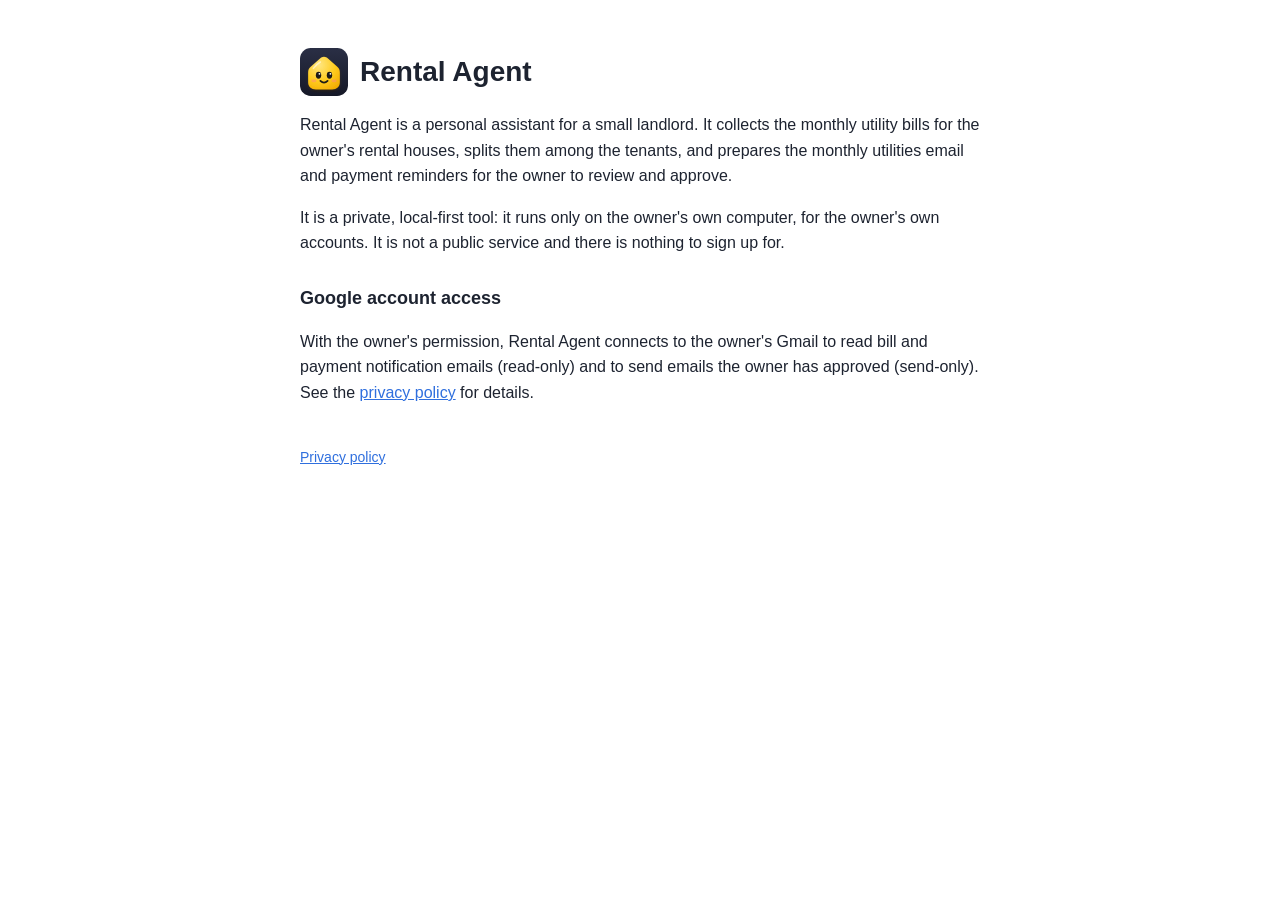
<file: index.html>
<!doctype html>
<html lang="en"><head><meta charset="utf-8"><meta name="viewport" content="width=device-width, initial-scale=1">
<title>Rental Agent</title><link rel="icon" href="icon.svg"><link rel="stylesheet" href="style.css"></head>
<body>
<header><img src="icon.svg" alt=""><h1>Rental Agent</h1></header>
<p>Rental Agent is a personal assistant for a small landlord. It collects the monthly utility bills for the
owner's rental houses, splits them among the tenants, and prepares the monthly utilities email and payment
reminders for the owner to review and approve.</p>
<p>It is a private, local-first tool: it runs only on the owner's own computer, for the owner's own accounts.
It is not a public service and there is nothing to sign up for.</p>
<h2>Google account access</h2>
<p>With the owner's permission, Rental Agent connects to the owner's Gmail to read bill and payment
notification emails (read-only) and to send emails the owner has approved (send-only).
See the <a href="privacy.html">privacy policy</a> for details.</p>
<footer><a href="privacy.html">Privacy policy</a></footer>
</body></html>
</file>
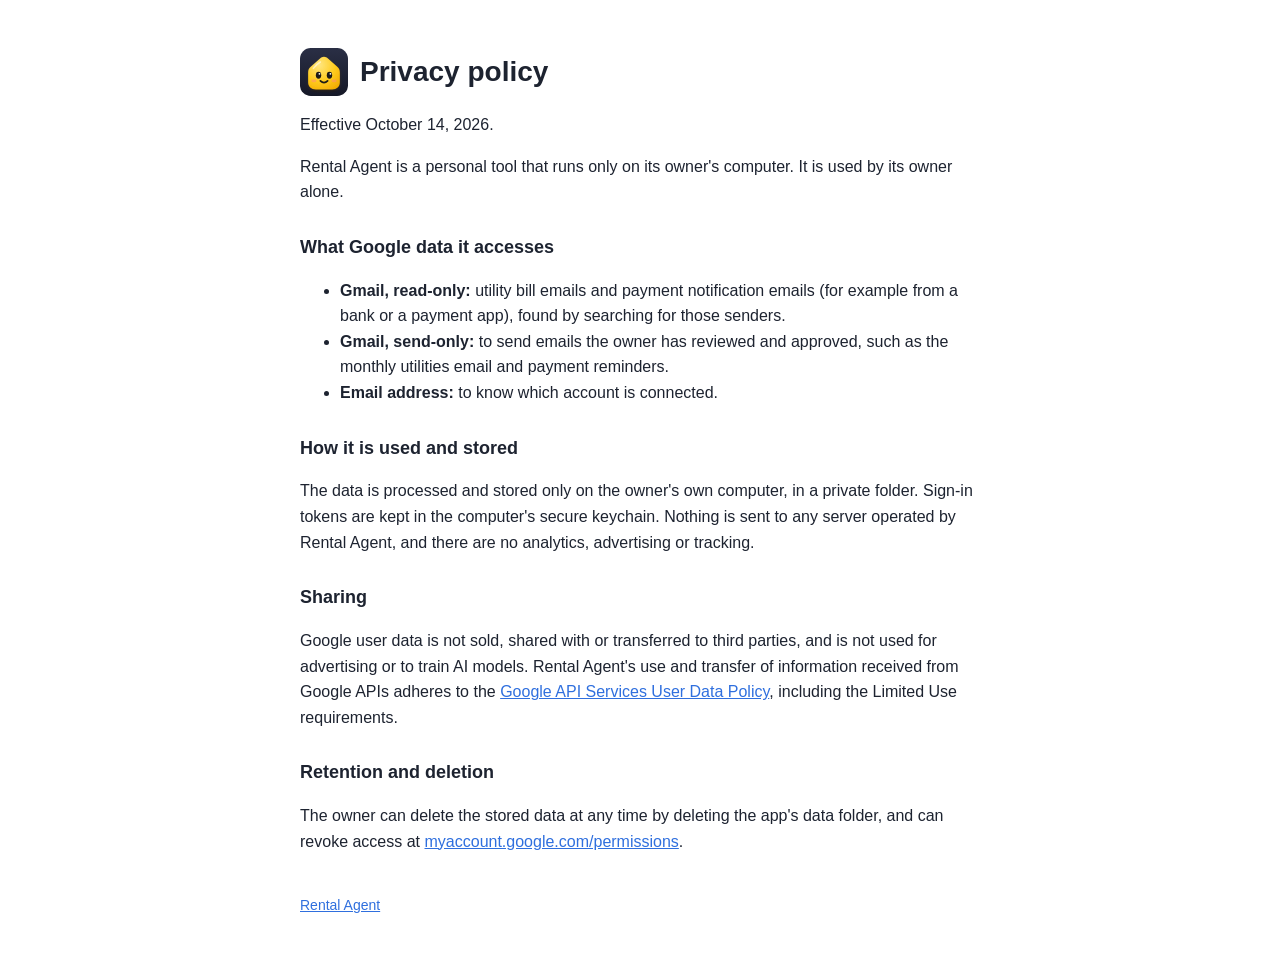
<file: privacy.html>
<!doctype html>
<html lang="en"><head><meta charset="utf-8"><meta name="viewport" content="width=device-width, initial-scale=1">
<title>Privacy policy · Rental Agent</title><link rel="icon" href="icon.svg"><link rel="stylesheet" href="style.css"></head>
<body>
<header><img src="icon.svg" alt=""><h1>Privacy policy</h1></header>
<p>Effective October 14, 2026.</p>
<p>Rental Agent is a personal tool that runs only on its owner's computer. It is used by its owner alone.</p>
<h2>What Google data it accesses</h2>
<ul>
  <li><strong>Gmail, read-only:</strong> utility bill emails and payment notification emails (for example from a
      bank or a payment app), found by searching for those senders.</li>
  <li><strong>Gmail, send-only:</strong> to send emails the owner has reviewed and approved, such as the monthly
      utilities email and payment reminders.</li>
  <li><strong>Email address:</strong> to know which account is connected.</li>
</ul>
<h2>How it is used and stored</h2>
<p>The data is processed and stored only on the owner's own computer, in a private folder. Sign-in tokens are
kept in the computer's secure keychain. Nothing is sent to any server operated by Rental Agent, and there are
no analytics, advertising or tracking.</p>
<h2>Sharing</h2>
<p>Google user data is not sold, shared with or transferred to third parties, and is not used for advertising
or to train AI models. Rental Agent's use and transfer of information received from Google APIs adheres to the
<a href="https://developers.google.com/terms/api-services-user-data-policy">Google API Services User Data Policy</a>,
including the Limited Use requirements.</p>
<h2>Retention and deletion</h2>
<p>The owner can delete the stored data at any time by deleting the app's data folder, and can revoke access at
<a href="https://myaccount.google.com/permissions">myaccount.google.com/permissions</a>.</p>
<footer><a href="index.html">Rental Agent</a></footer>
</body></html>
</file>
<file: style.css>
body { font: 16px/1.6 -apple-system, BlinkMacSystemFont, "Segoe UI", sans-serif; max-width: 680px; margin: 48px auto; padding: 0 20px; color: #1d2330; }
header { display: flex; align-items: center; gap: 12px; } header img { width: 48px; height: 48px; }
h1 { font-size: 28px; margin: 0; } h2 { font-size: 18px; margin-top: 28px; } a { color: #2f6fde; }
footer { margin-top: 40px; color: #667085; font-size: 14px; }
</file>
